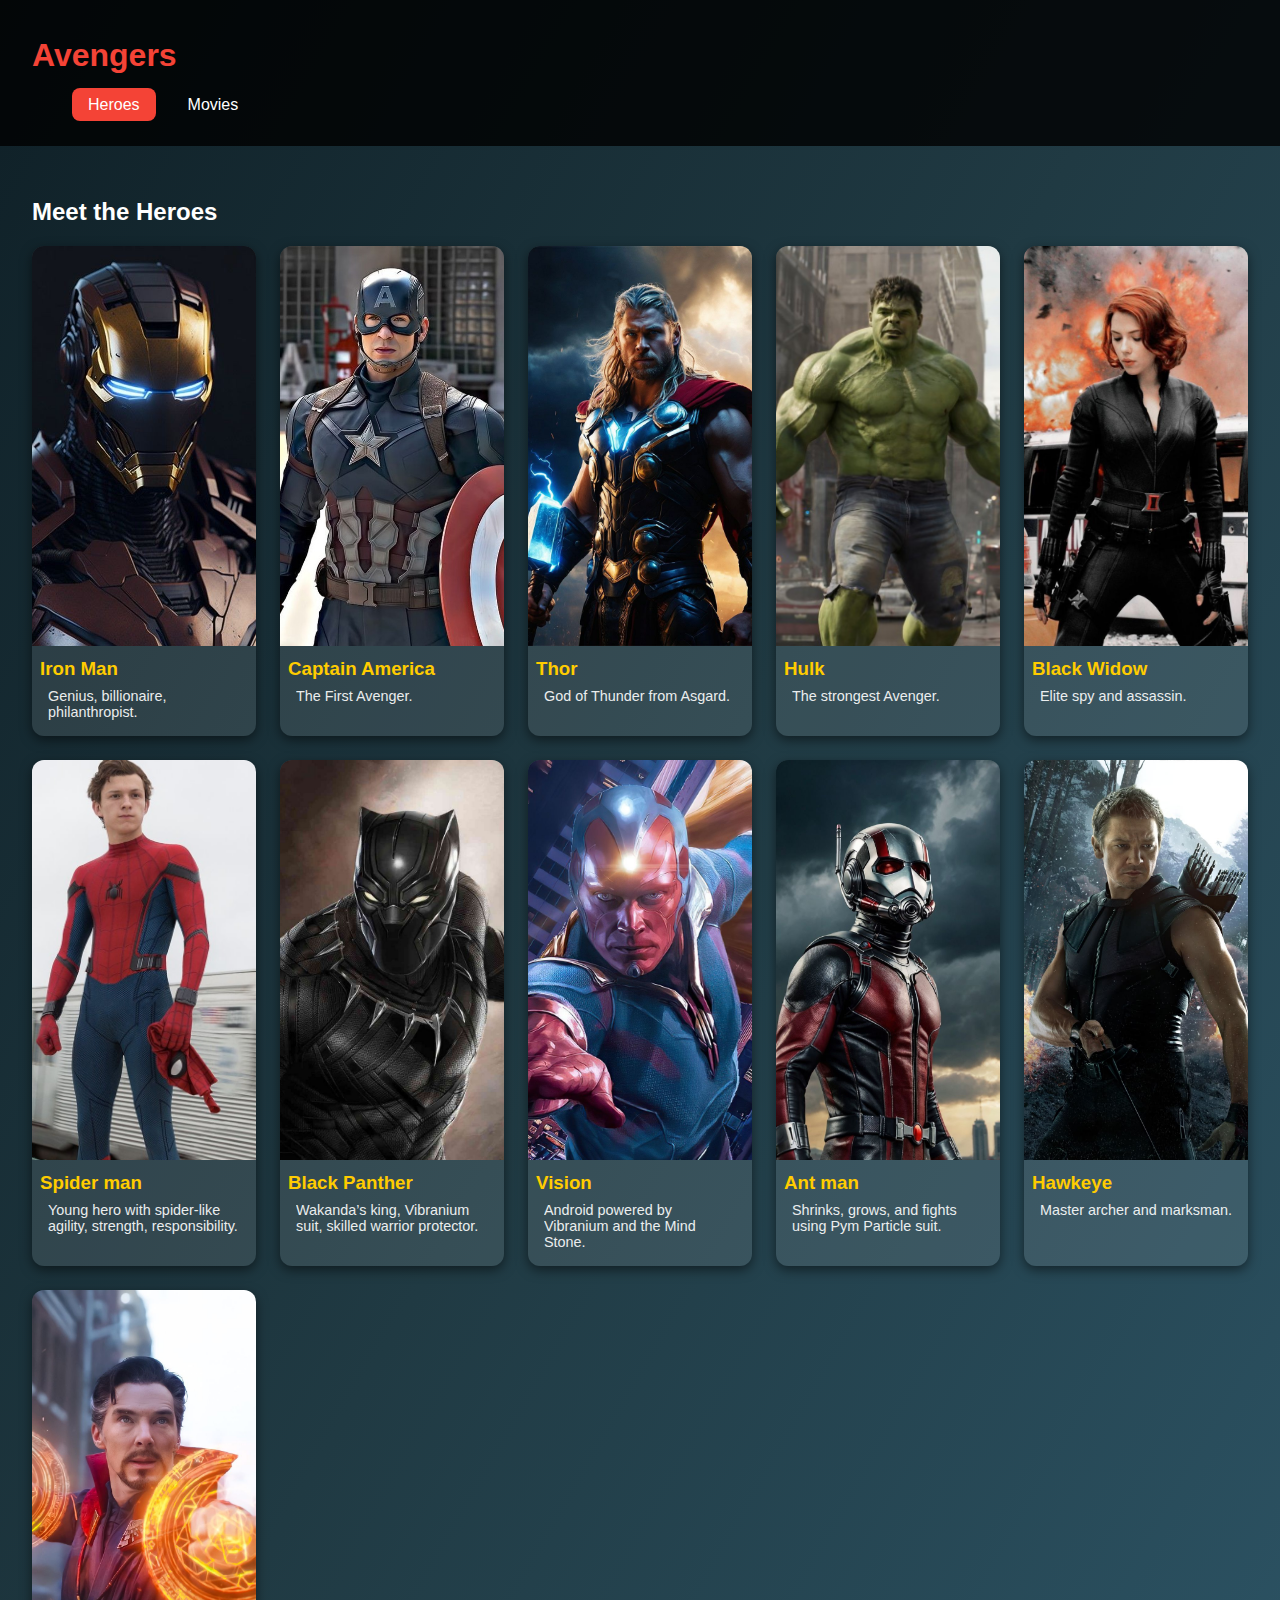
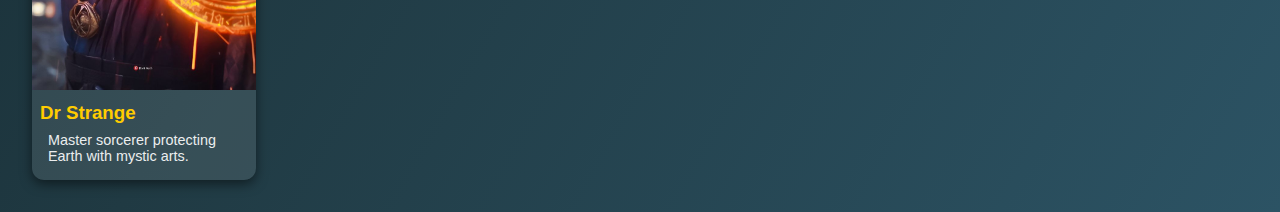
<file: heros.html>
<!DOCTYPE html>
<html lang="en">
<head>
  <meta charset="UTF-8">
  <title>Avengers Heroes</title>
  <link rel="stylesheet" href="css/heros.css">
</head>
<body>
  <header>
    <nav>
      <h1>Avengers</h1>
      <ul>
        <li><a href="heros.html" class="active">Heroes</a></li>
        <li><a href="movies.html">Movies</a></li>
      </ul>
    </nav>
  </header>

  <main>
    <h2>Meet the Heroes</h2>
    <div class="card-container" id="hero-list">
      <!-- Heroes will be added dynamically from JS -->
    </div>
  </main>

  <script src="js/heros.js"></script>
</body>
</html>
</file>
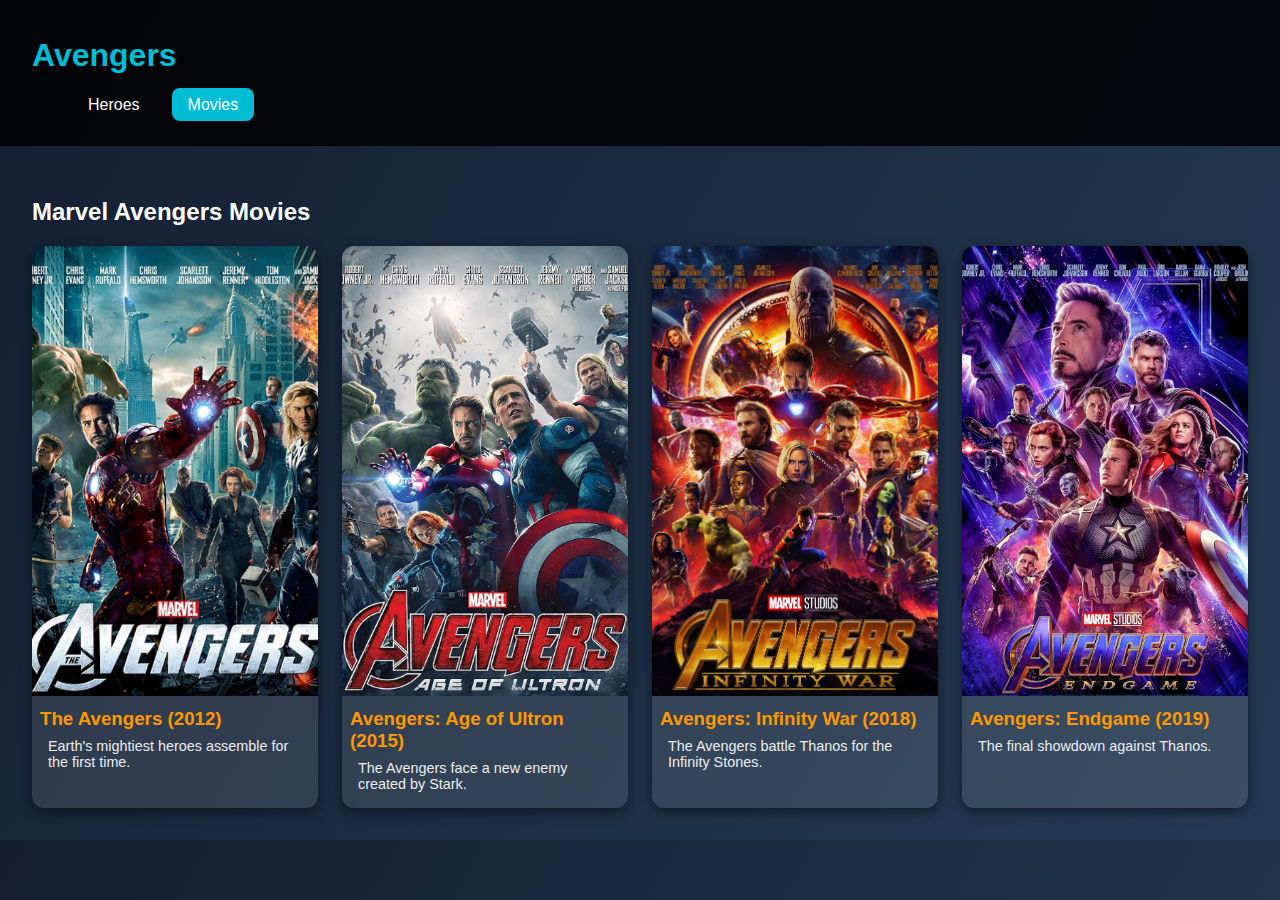
<file: movies.html>
<!DOCTYPE html>
<html lang="en">
<head>
  <meta charset="UTF-8">
  <title>Avengers Movies</title>
  <link rel="stylesheet" href="css/movies.css">
</head>
<body>
  <header>
    <nav>
      <h1>Avengers</h1>
      <ul>
        <li><a href="heros.html">Heroes</a></li>
        <li><a href="movies.html" class="active">Movies</a></li>
      </ul>
    </nav>
  </header>

  <main>
    <h2>Marvel Avengers Movies</h2>
    <div class="card-container" id="movie-list">
      <!-- Movies will load from JS -->
    </div>
  </main>

  <script src="js/movies.js"></script>
</body>
</html>
</file>
<file: css/heros.css>
body {
  margin: 0;
  font-family: 'Segoe UI', sans-serif;
  background: linear-gradient(120deg, #0f2027, #203a43, #2c5364);
  color: white;
}

header {
  background: rgba(0,0,0,0.8);
  padding: 1rem 2rem;
  display: flex;
  justify-content: space-between;
  align-items: center;
}

header h1 {
  color: #f44336;
}

nav ul {
  list-style: none;
  display: flex;
  gap: 1rem;
}

nav a {
  color: white;
  text-decoration: none;
  padding: 0.5rem 1rem;
  border-radius: 8px;
  transition: 0.3s;
}

nav a:hover,
nav a.active {
  background: #f44336;
}

main {
  padding: 2rem;
}

.card-container {
  display: grid;
  grid-template-columns: repeat(auto-fit, minmax(220px, 1fr));
  gap: 1.5rem;
}

.card {
  background: rgba(255,255,255,0.1);
  border-radius: 12px;
  overflow: hidden;
  box-shadow: 0 4px 12px rgba(0,0,0,0.5);
  transition: transform 0.3s;
}

.card:hover {
  transform: scale(1.05);
}

.card img {
  width: 100%;
  height: 400px;
  object-fit: cover;
}

.card h3 {
  margin: 0.5rem;
  color: #ffcc00;
}

.card p {
  margin: 0.5rem 1rem 1rem;
  font-size: 0.9rem;
  opacity: 0.9;
}
</file>
<file: css/movies.css>
body {
  margin: 0;
  font-family: 'Segoe UI', sans-serif;
  background: linear-gradient(120deg, #141e30, #243b55);
  color: white;
}

header {
  background: rgba(0,0,0,0.85);
  padding: 1rem 2rem;
  display: flex;
  justify-content: space-between;
  align-items: center;
}

header h1 {
  color: #00bcd4;
}

nav ul {
  list-style: none;
  display: flex;
  gap: 1rem;
}

nav a {
  color: white;
  text-decoration: none;
  padding: 0.5rem 1rem;
  border-radius: 8px;
  transition: 0.3s;
}

nav a:hover,
nav a.active {
  background: #00bcd4;
}

main {
  padding: 2rem;
}

.card-container {
  display: grid;
  grid-template-columns: repeat(auto-fit, minmax(220px, 1fr));
  gap: 1.5rem;
}

.card {
  background: rgba(255,255,255,0.1);
  border-radius: 12px;
  overflow: hidden;
  box-shadow: 0 4px 12px rgba(0,0,0,0.5);
  transition: transform 0.3s;
}

.card:hover {
  transform: scale(1.05);
}

.card img {
  width: 100%;
  height: 450px;
  object-fit: cover;
}

.card h3 {
  margin: 0.5rem;
  color: #ff9800;
}

.card p {
  margin: 0.5rem 1rem 1rem;
  font-size: 0.9rem;
  opacity: 0.9;
}
</file>
